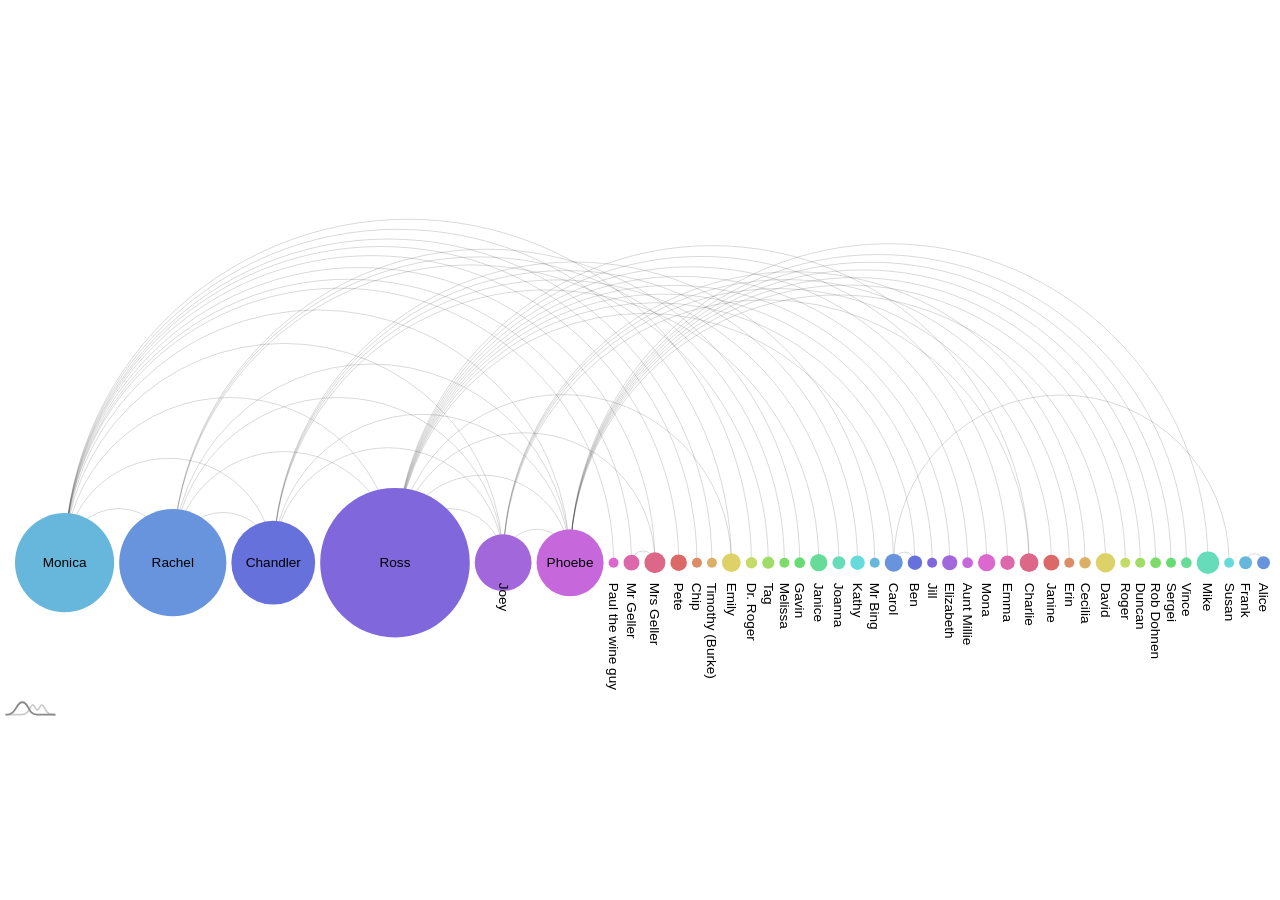
<file: static/js/amcharts5/examples/flow-arc-horizontal/index.html>
<!DOCTYPE html>
<html>
  <head>
    <meta charset="UTF-8" />
    <title>amCharts 5 Example - flow-arc-horizontal</title>
    <link rel="stylesheet" href="index.css" />
  </head>
  <body>
    <div id="chartdiv"></div>
    <script src="../../index.js"></script>
    <script src="../../flow.js"></script>
    <script src="../../themes/Animated.js"></script>
    <script src="index.js"></script>
  </body>
</html>
</file>
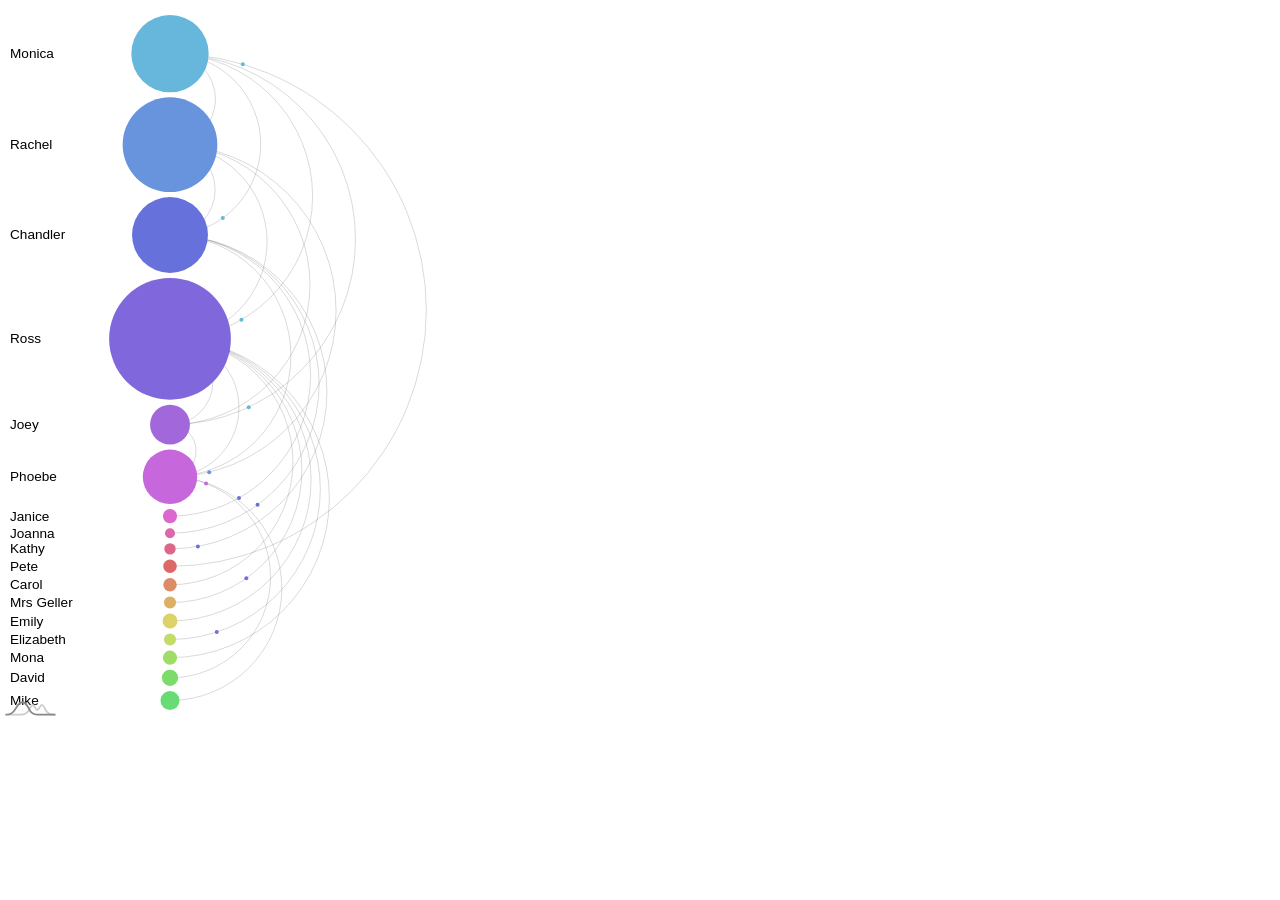
<file: static/js/amcharts5/examples/flow-arc-vertical/index.html>
<!DOCTYPE html>
<html>
  <head>
    <meta charset="UTF-8" />
    <title>amCharts 5 Example - flow-arc-vertical</title>
    <link rel="stylesheet" href="index.css" />
  </head>
  <body>
    <div id="chartdiv"></div>
    <script src="../../index.js"></script>
    <script src="../../flow.js"></script>
    <script src="../../themes/Animated.js"></script>
    <script src="index.js"></script>
  </body>
</html>
</file>
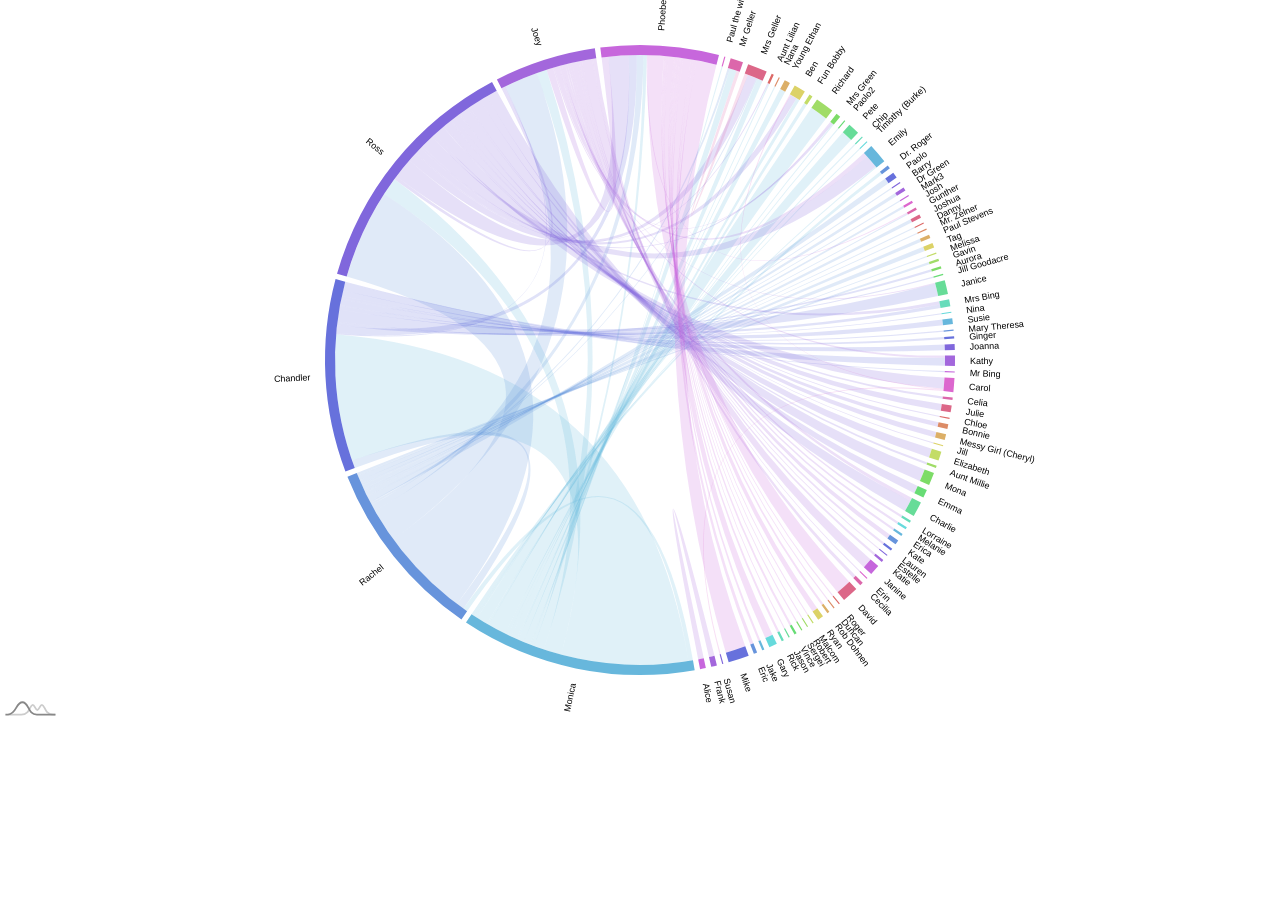
<file: static/js/amcharts5/examples/flow-chord-directed/index.html>
<!DOCTYPE html>
<html>
  <head>
    <meta charset="UTF-8" />
    <title>amCharts 5 Example - flow-chord-directed</title>
    <link rel="stylesheet" href="index.css" />
  </head>
  <body>
    <div id="chartdiv"></div>
    <script src="../../index.js"></script>
    <script src="../../flow.js"></script>
    <script src="../../themes/Animated.js"></script>
    <script src="index.js"></script>
  </body>
</html>
</file>
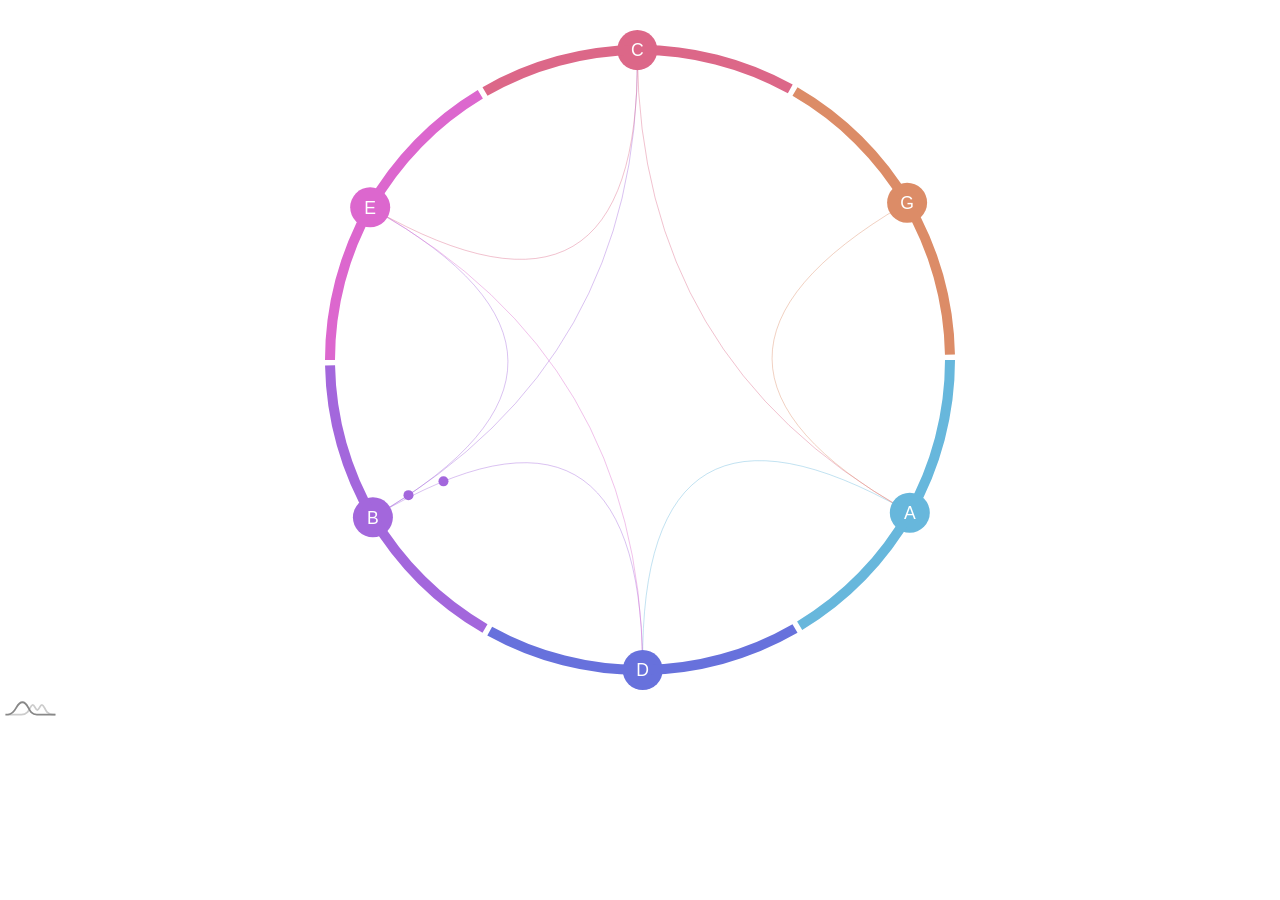
<file: static/js/amcharts5/examples/flow-chord-non-ribbon/index.html>
<!DOCTYPE html>
<html>
  <head>
    <meta charset="UTF-8" />
    <title>amCharts 5 Example - flow-chord-non-ribbon</title>
    <link rel="stylesheet" href="index.css" />
  </head>
  <body>
    <div id="chartdiv"></div>
    <script src="../../index.js"></script>
    <script src="../../flow.js"></script>
    <script src="../../themes/Animated.js"></script>
    <script src="index.js"></script>
  </body>
</html>
</file>
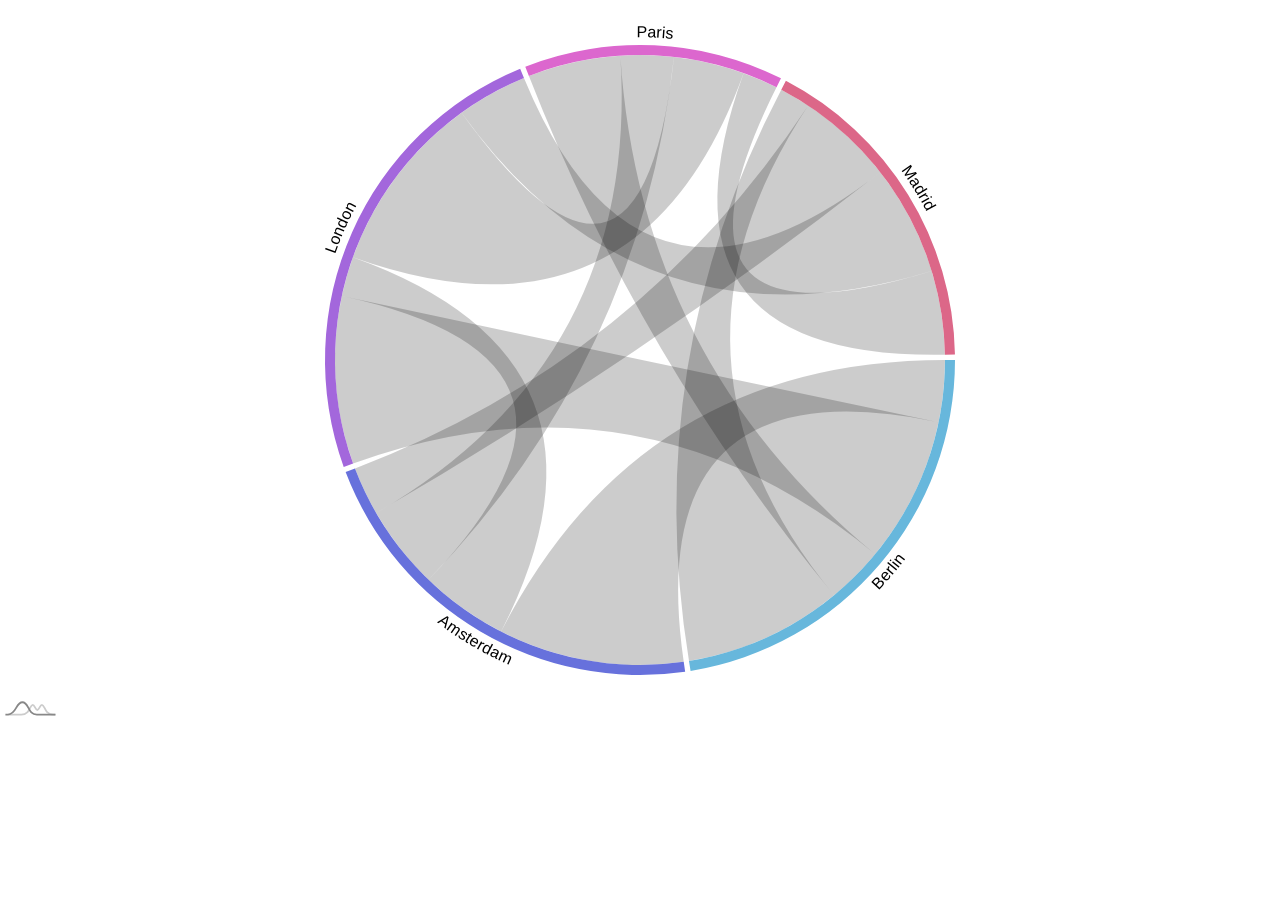
<file: static/js/amcharts5/examples/flow-chord/index.html>
<!DOCTYPE html>
<html>
  <head>
    <meta charset="UTF-8" />
    <title>amCharts 5 Example - flow-chord</title>
    <link rel="stylesheet" href="index.css" />
  </head>
  <body>
    <div id="chartdiv"></div>
    <script src="../../index.js"></script>
    <script src="../../flow.js"></script>
    <script src="../../themes/Animated.js"></script>
    <script src="index.js"></script>
  </body>
</html>
</file>
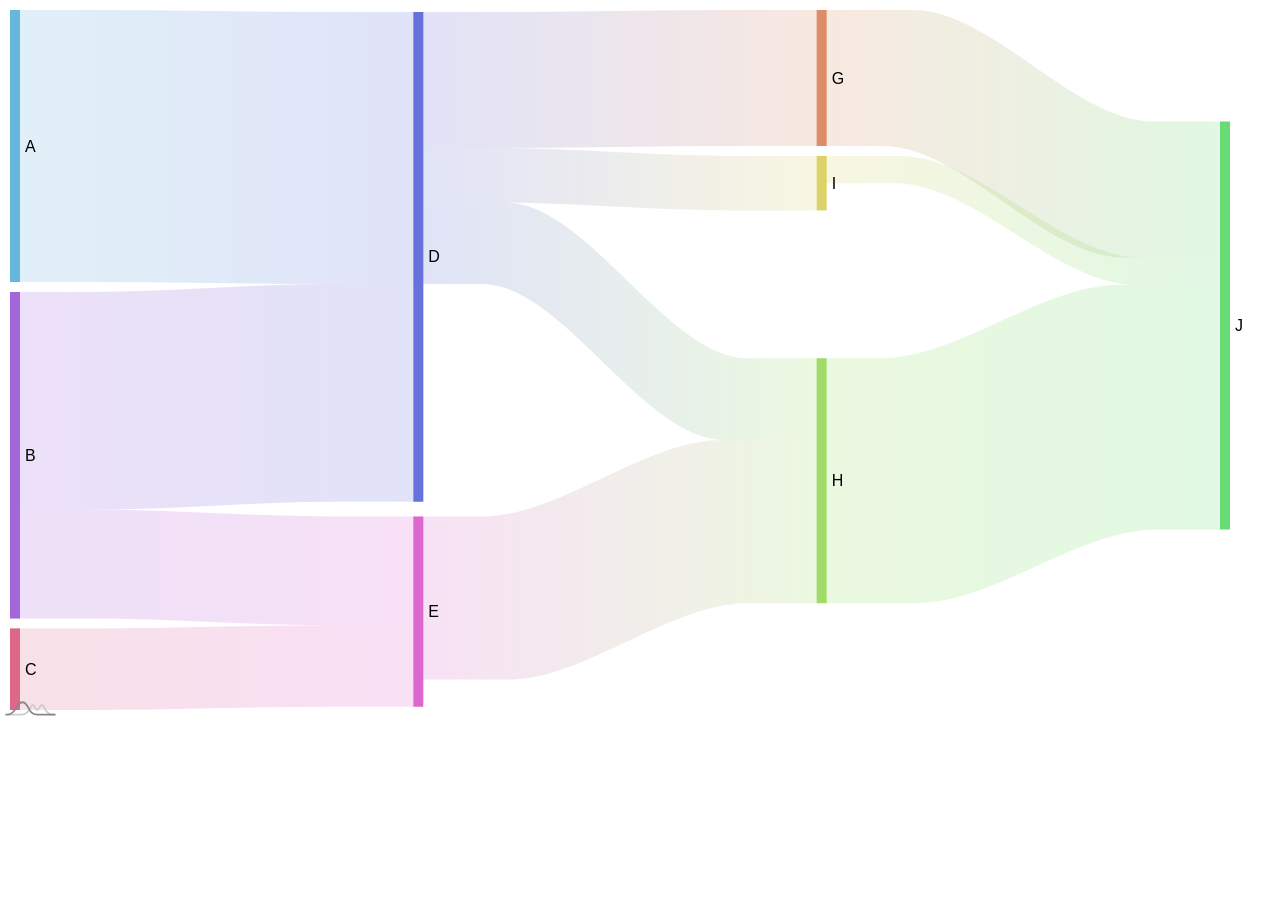
<file: static/js/amcharts5/examples/flow-sankey/index.html>
<!DOCTYPE html>
<html>
  <head>
    <meta charset="UTF-8" />
    <title>amCharts 5 Example - flow-sankey</title>
    <link rel="stylesheet" href="index.css" />
  </head>
  <body>
    <div id="chartdiv"></div>
    <script src="../../index.js"></script>
    <script src="../../flow.js"></script>
    <script src="../../themes/Animated.js"></script>
    <script src="index.js"></script>
  </body>
</html>
</file>
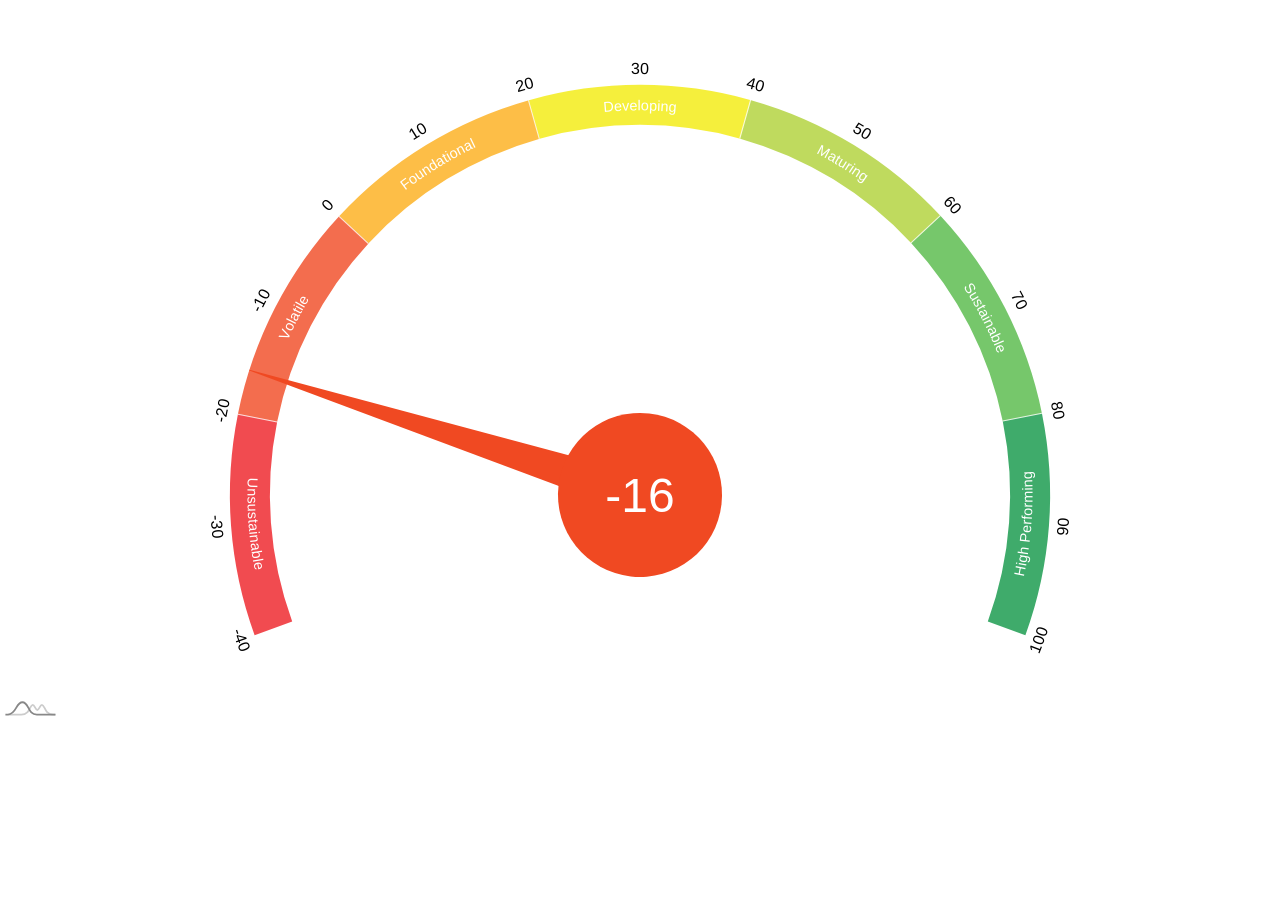
<file: static/js/amcharts5/examples/gauge-bands/index.html>
<!DOCTYPE html>
<html>
  <head>
    <meta charset="UTF-8" />
    <title>amCharts 5 Example - gauge-bands</title>
    <link rel="stylesheet" href="index.css" />
  </head>
  <body>
    <div id="chartdiv"></div>
    <script src="../../index.js"></script>
    <script src="../../xy.js"></script>
    <script src="../../radar.js"></script>
    <script src="../../themes/Animated.js"></script>
    <script src="index.js"></script>
  </body>
</html>
</file>
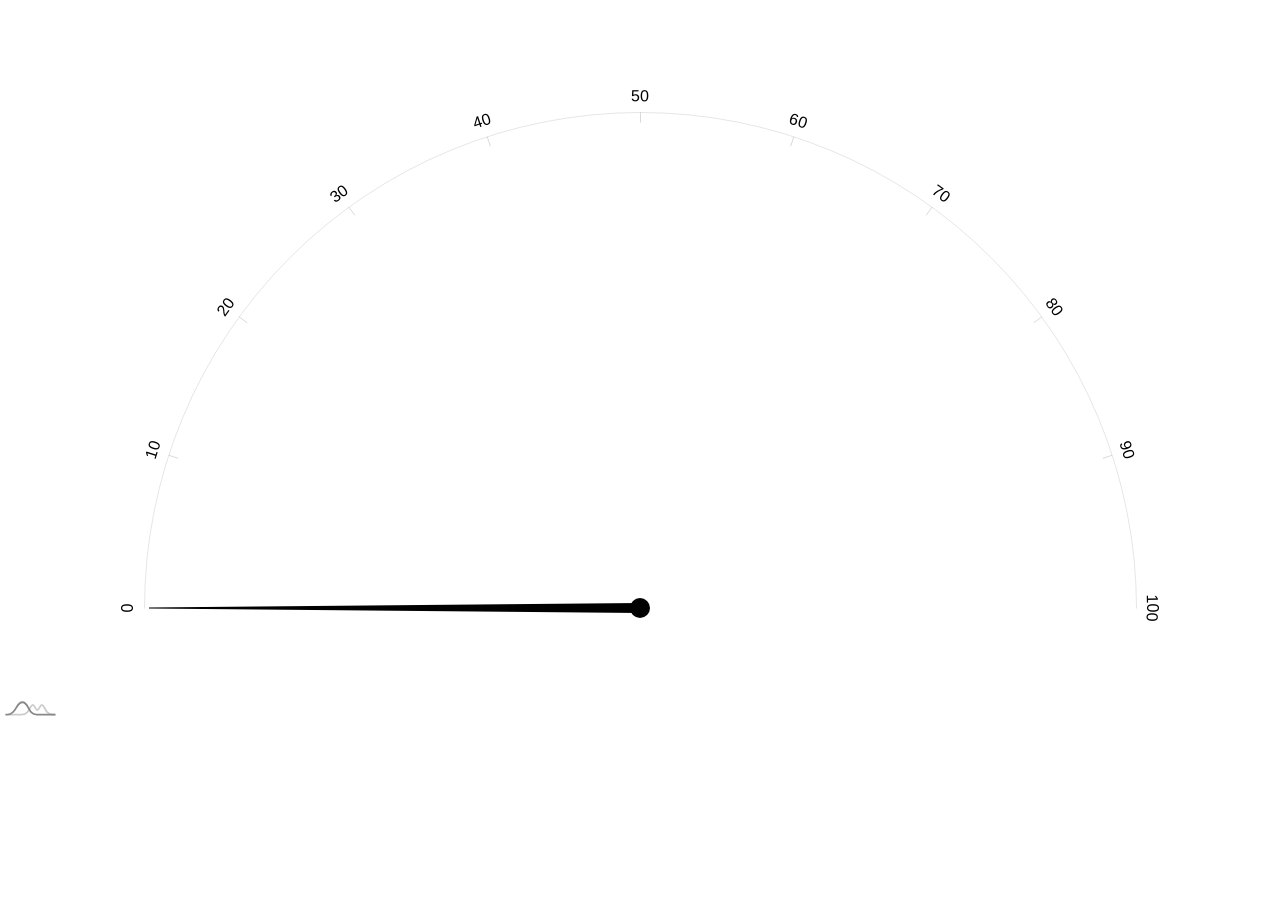
<file: static/js/amcharts5/examples/gauge/index.html>
<!DOCTYPE html>
<html>
  <head>
    <meta charset="UTF-8" />
    <title>amCharts 5 Example - gauge</title>
    <link rel="stylesheet" href="index.css" />
  </head>
  <body>
    <div id="chartdiv"></div>
    <script src="../../index.js"></script>
    <script src="../../xy.js"></script>
    <script src="../../radar.js"></script>
    <script src="../../themes/Animated.js"></script>
    <script src="index.js"></script>
  </body>
</html>
</file>
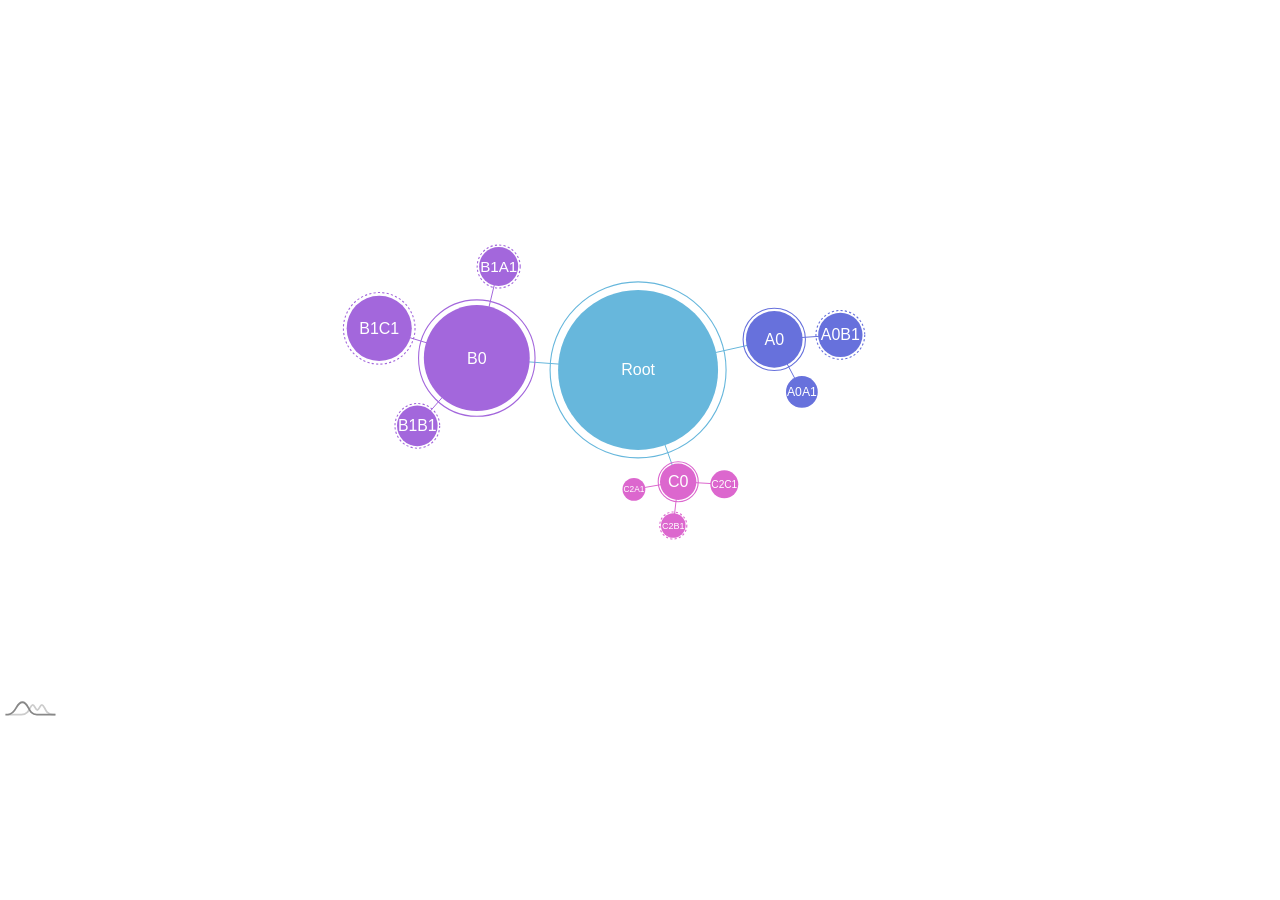
<file: static/js/amcharts5/examples/hierarchy-force-directed/index.html>
<!DOCTYPE html>
<html>
  <head>
    <meta charset="UTF-8" />
    <title>amCharts 5 Example - hierarchy-force-directed</title>
    <link rel="stylesheet" href="index.css" />
  </head>
  <body>
    <div id="chartdiv"></div>
    <script src="../../index.js"></script>
    <script src="../../hierarchy.js"></script>
    <script src="../../themes/Animated.js"></script>
    <script src="index.js"></script>
  </body>
</html>
</file>
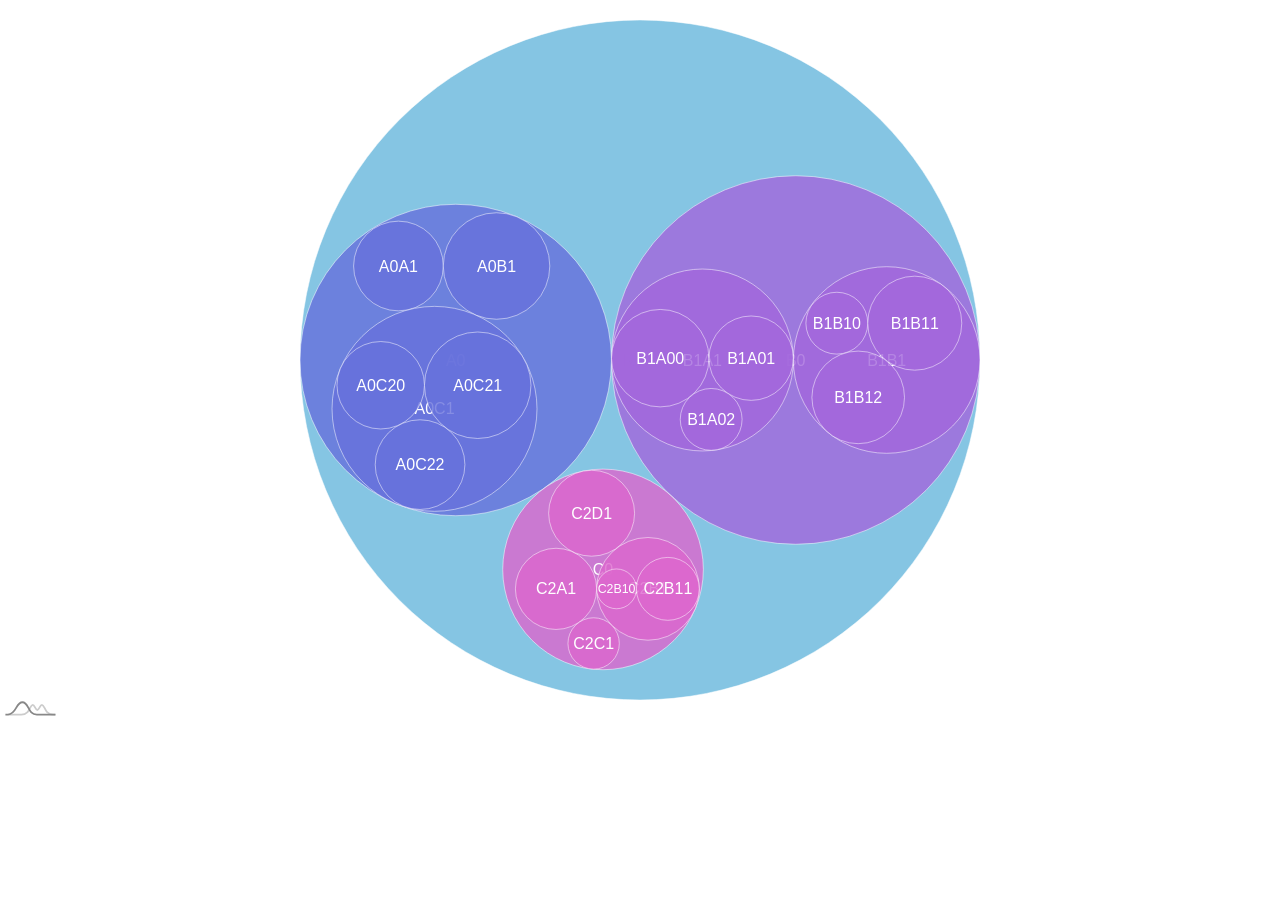
<file: static/js/amcharts5/examples/hierarchy-pack/index.html>
<!DOCTYPE html>
<html>
  <head>
    <meta charset="UTF-8" />
    <title>amCharts 5 Example - hierarchy-pack</title>
    <link rel="stylesheet" href="index.css" />
  </head>
  <body>
    <div id="chartdiv"></div>
    <script src="../../index.js"></script>
    <script src="../../hierarchy.js"></script>
    <script src="../../themes/Animated.js"></script>
    <script src="index.js"></script>
  </body>
</html>
</file>
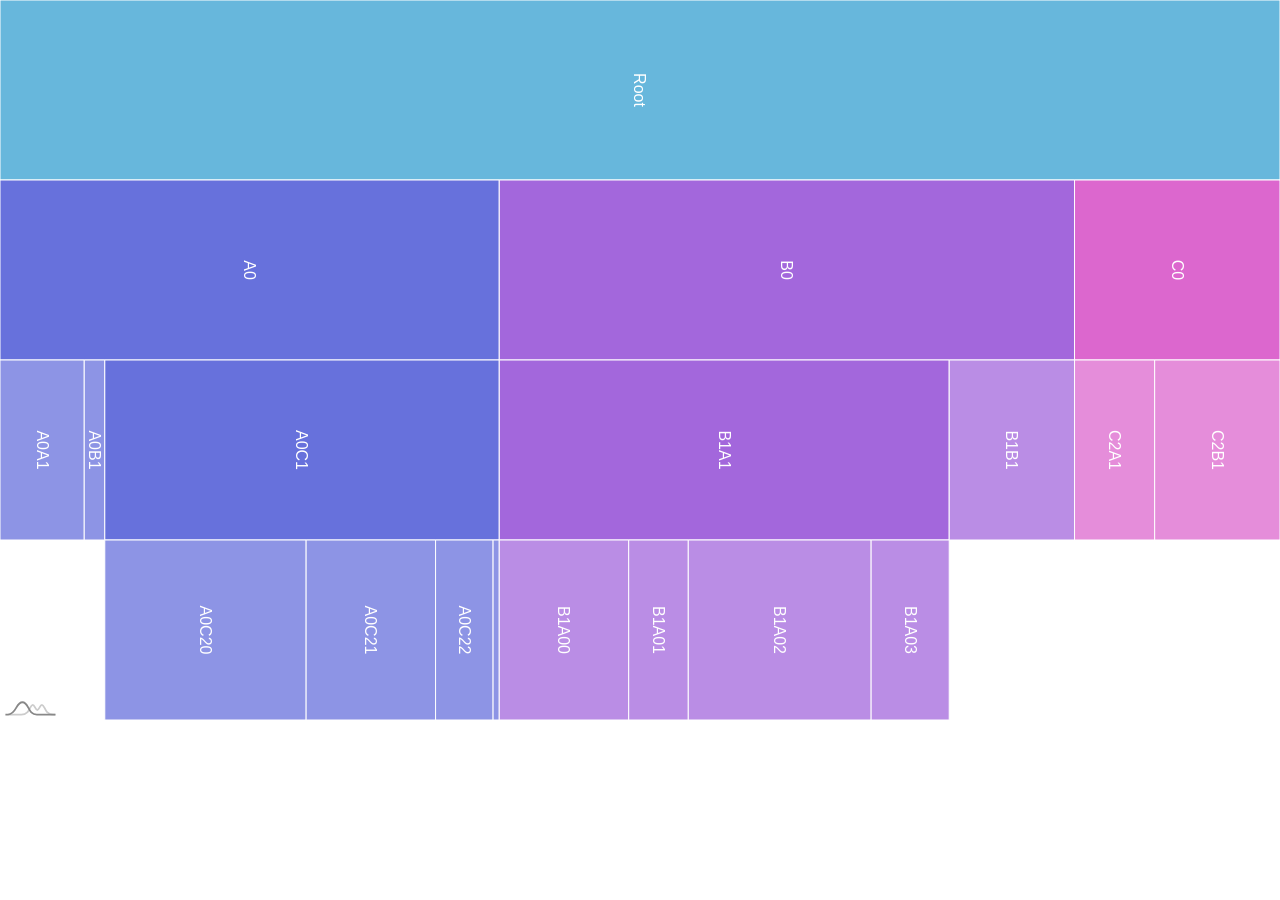
<file: static/js/amcharts5/examples/hierarchy-partition/index.html>
<!DOCTYPE html>
<html>
  <head>
    <meta charset="UTF-8" />
    <title>amCharts 5 Example - hierarchy-partition</title>
    <link rel="stylesheet" href="index.css" />
  </head>
  <body>
    <div id="chartdiv"></div>
    <script src="../../index.js"></script>
    <script src="../../hierarchy.js"></script>
    <script src="../../themes/Animated.js"></script>
    <script src="index.js"></script>
  </body>
</html>
</file>
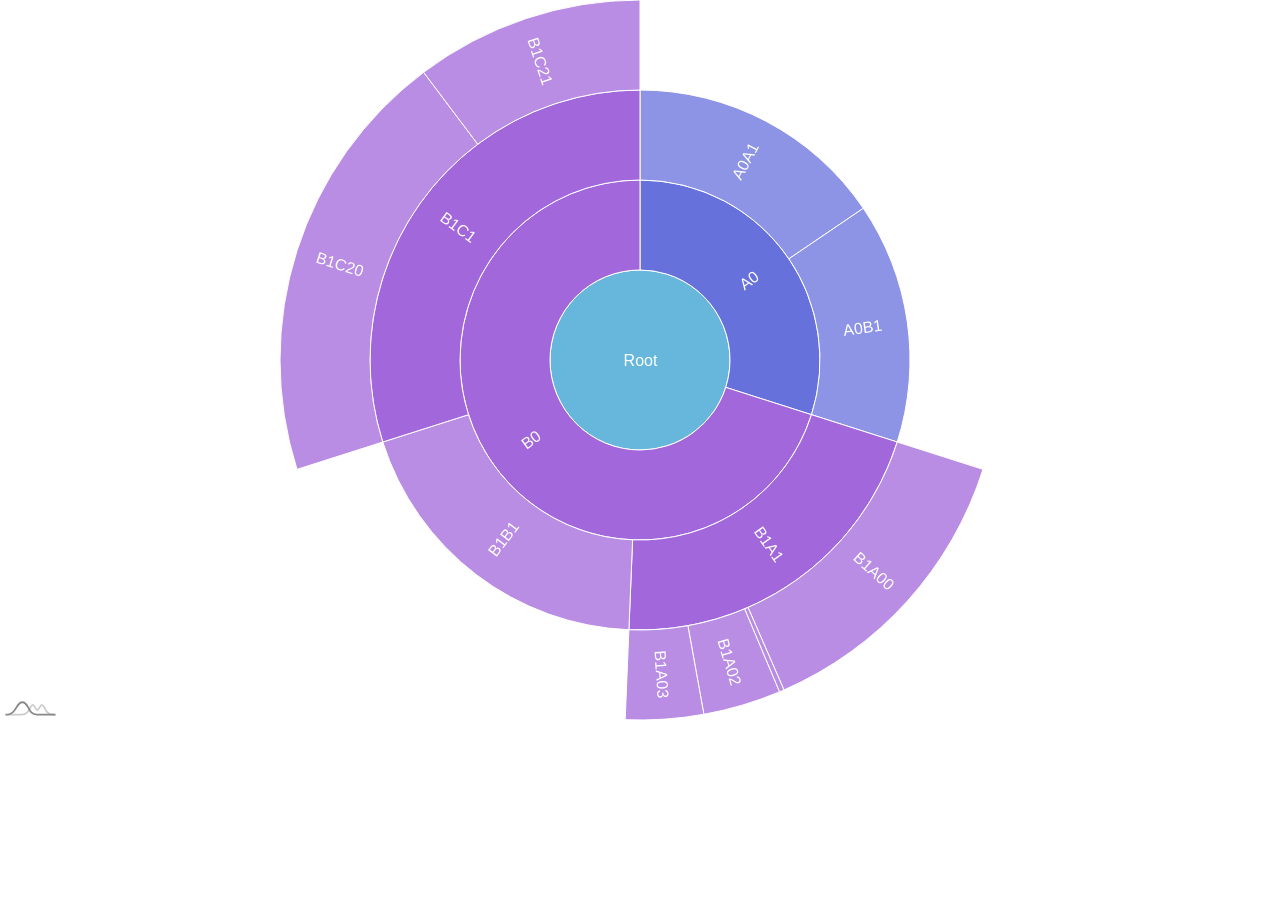
<file: static/js/amcharts5/examples/hierarchy-sunburst/index.html>
<!DOCTYPE html>
<html>
  <head>
    <meta charset="UTF-8" />
    <title>amCharts 5 Example - hierarchy-sunburst</title>
    <link rel="stylesheet" href="index.css" />
  </head>
  <body>
    <div id="chartdiv"></div>
    <script src="../../index.js"></script>
    <script src="../../hierarchy.js"></script>
    <script src="../../themes/Animated.js"></script>
    <script src="index.js"></script>
  </body>
</html>
</file>
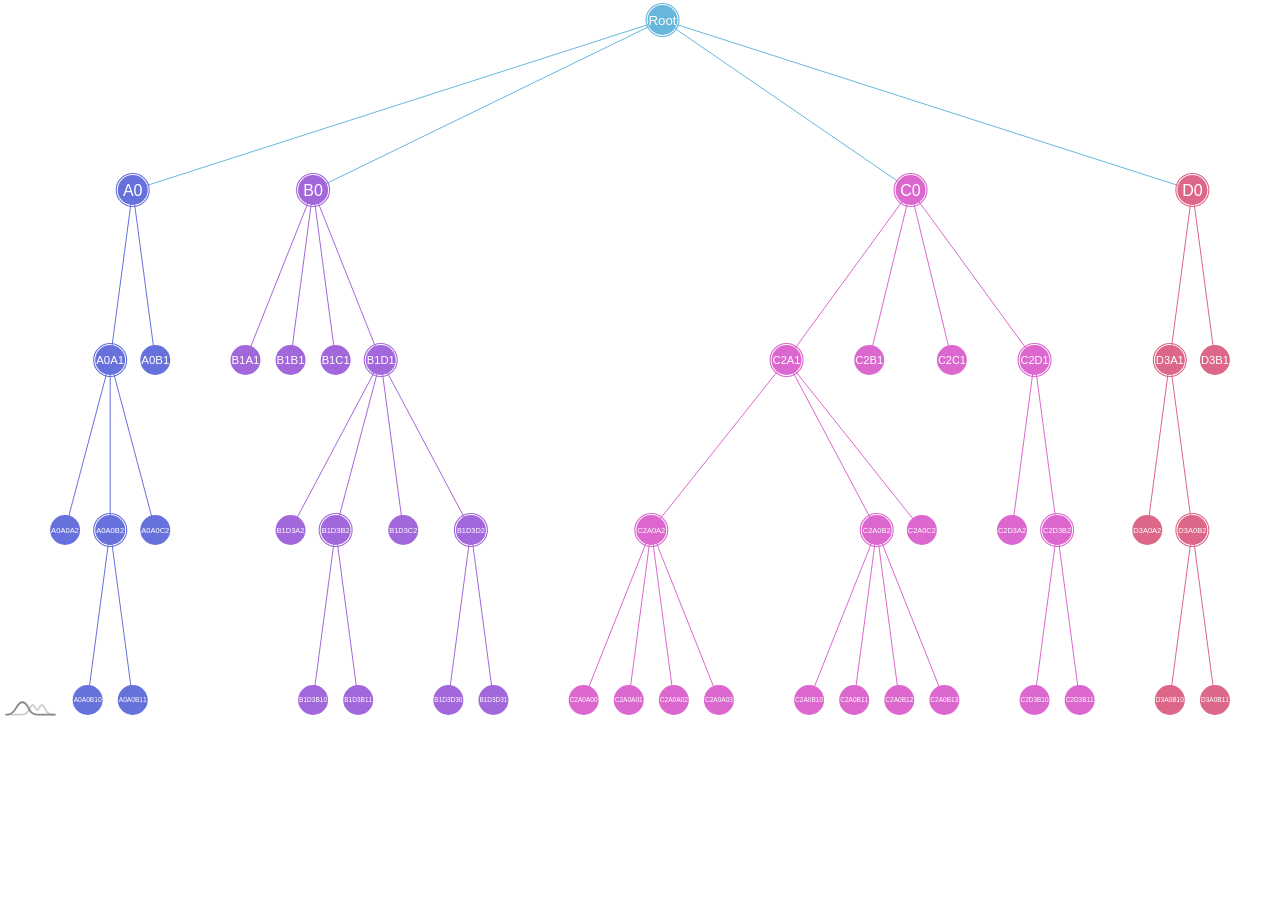
<file: static/js/amcharts5/examples/hierarchy-tree/index.html>
<!DOCTYPE html>
<html>
  <head>
    <meta charset="UTF-8" />
    <title>amCharts 5 Example - hierarchy-tree</title>
    <link rel="stylesheet" href="index.css" />
  </head>
  <body>
    <div id="chartdiv"></div>
    <script src="../../index.js"></script>
    <script src="../../hierarchy.js"></script>
    <script src="../../themes/Animated.js"></script>
    <script src="index.js"></script>
  </body>
</html>
</file>
<file: static/js/amcharts5/examples/flow-arc-horizontal/index.css>
body {
  font-family: -apple-system, BlinkMacSystemFont, "Segoe UI", Roboto, Helvetica, Arial, sans-serif, "Apple Color Emoji", "Segoe UI Emoji", "Segoe UI Symbol";
  padding: 0;
  margin: 0;
  background-color: #ffffff;
}

#chartdiv {
  width: 100%;
  height: 80vh;
}
</file>
<file: static/js/amcharts5/examples/flow-arc-vertical/index.css>
body {
  font-family: -apple-system, BlinkMacSystemFont, "Segoe UI", Roboto, Helvetica, Arial, sans-serif, "Apple Color Emoji", "Segoe UI Emoji", "Segoe UI Symbol";
  padding: 0;
  margin: 0;
  background-color: #ffffff;
}

#chartdiv {
  width: 100%;
  height: 80vh;
}
</file>
<file: static/js/amcharts5/examples/flow-chord-directed/index.css>
body {
  font-family: -apple-system, BlinkMacSystemFont, "Segoe UI", Roboto, Helvetica, Arial, sans-serif, "Apple Color Emoji", "Segoe UI Emoji", "Segoe UI Symbol";
  padding: 0;
  margin: 0;
  background-color: #ffffff;
}

#chartdiv {
  width: 100%;
  height: 80vh;
}
</file>
<file: static/js/amcharts5/examples/flow-chord-non-ribbon/index.css>
body {
  font-family: -apple-system, BlinkMacSystemFont, "Segoe UI", Roboto, Helvetica, Arial, sans-serif, "Apple Color Emoji", "Segoe UI Emoji", "Segoe UI Symbol";
  padding: 0;
  margin: 0;
  background-color: #ffffff;
}

#chartdiv {
  width: 100%;
  height: 80vh;
}
</file>
<file: static/js/amcharts5/examples/flow-chord/index.css>
body {
  font-family: -apple-system, BlinkMacSystemFont, "Segoe UI", Roboto, Helvetica, Arial, sans-serif, "Apple Color Emoji", "Segoe UI Emoji", "Segoe UI Symbol";
  padding: 0;
  margin: 0;
  background-color: #ffffff;
}

#chartdiv {
  width: 100%;
  height: 80vh;
}
</file>
<file: static/js/amcharts5/examples/flow-sankey/index.css>
body {
  font-family: -apple-system, BlinkMacSystemFont, "Segoe UI", Roboto, Helvetica, Arial, sans-serif, "Apple Color Emoji", "Segoe UI Emoji", "Segoe UI Symbol";
  padding: 0;
  margin: 0;
  background-color: #ffffff;
}

#chartdiv {
  width: 100%;
  height: 80vh;
}
</file>
<file: static/js/amcharts5/examples/gauge-bands/index.css>
body {
  font-family: -apple-system, BlinkMacSystemFont, "Segoe UI", Roboto, Helvetica, Arial, sans-serif, "Apple Color Emoji", "Segoe UI Emoji", "Segoe UI Symbol";
  padding: 0;
  margin: 0;
  background-color: #ffffff;
}

#chartdiv {
  width: 100%;
  height: 80vh;
}
</file>
<file: static/js/amcharts5/examples/gauge/index.css>
body {
  font-family: -apple-system, BlinkMacSystemFont, "Segoe UI", Roboto, Helvetica, Arial, sans-serif, "Apple Color Emoji", "Segoe UI Emoji", "Segoe UI Symbol";
  padding: 0;
  margin: 0;
  background-color: #ffffff;
}

#chartdiv {
  width: 100%;
  height: 80vh;
}
</file>
<file: static/js/amcharts5/examples/hierarchy-force-directed/index.css>
body {
  font-family: -apple-system, BlinkMacSystemFont, "Segoe UI", Roboto, Helvetica, Arial, sans-serif, "Apple Color Emoji", "Segoe UI Emoji", "Segoe UI Symbol";
  padding: 0;
  margin: 0;
  background-color: #ffffff;
}

#chartdiv {
  width: 100%;
  height: 80vh;
}
</file>
<file: static/js/amcharts5/examples/hierarchy-pack/index.css>
body {
  font-family: -apple-system, BlinkMacSystemFont, "Segoe UI", Roboto, Helvetica, Arial, sans-serif, "Apple Color Emoji", "Segoe UI Emoji", "Segoe UI Symbol";
  padding: 0;
  margin: 0;
  background-color: #ffffff;
}

#chartdiv {
  width: 100%;
  height: 80vh;
}
</file>
<file: static/js/amcharts5/examples/hierarchy-partition/index.css>
body {
  font-family: -apple-system, BlinkMacSystemFont, "Segoe UI", Roboto, Helvetica, Arial, sans-serif, "Apple Color Emoji", "Segoe UI Emoji", "Segoe UI Symbol";
  padding: 0;
  margin: 0;
  background-color: #ffffff;
}

#chartdiv {
  width: 100%;
  height: 80vh;
}
</file>
<file: static/js/amcharts5/examples/hierarchy-sunburst/index.css>
body {
  font-family: -apple-system, BlinkMacSystemFont, "Segoe UI", Roboto, Helvetica, Arial, sans-serif, "Apple Color Emoji", "Segoe UI Emoji", "Segoe UI Symbol";
  padding: 0;
  margin: 0;
  background-color: #ffffff;
}

#chartdiv {
  width: 100%;
  height: 80vh;
}
</file>
<file: static/js/amcharts5/examples/hierarchy-tree/index.css>
body {
  font-family: -apple-system, BlinkMacSystemFont, "Segoe UI", Roboto, Helvetica, Arial, sans-serif, "Apple Color Emoji", "Segoe UI Emoji", "Segoe UI Symbol";
  padding: 0;
  margin: 0;
  background-color: #ffffff;
}

#chartdiv {
  width: 100%;
  height: 80vh;
}
</file>
